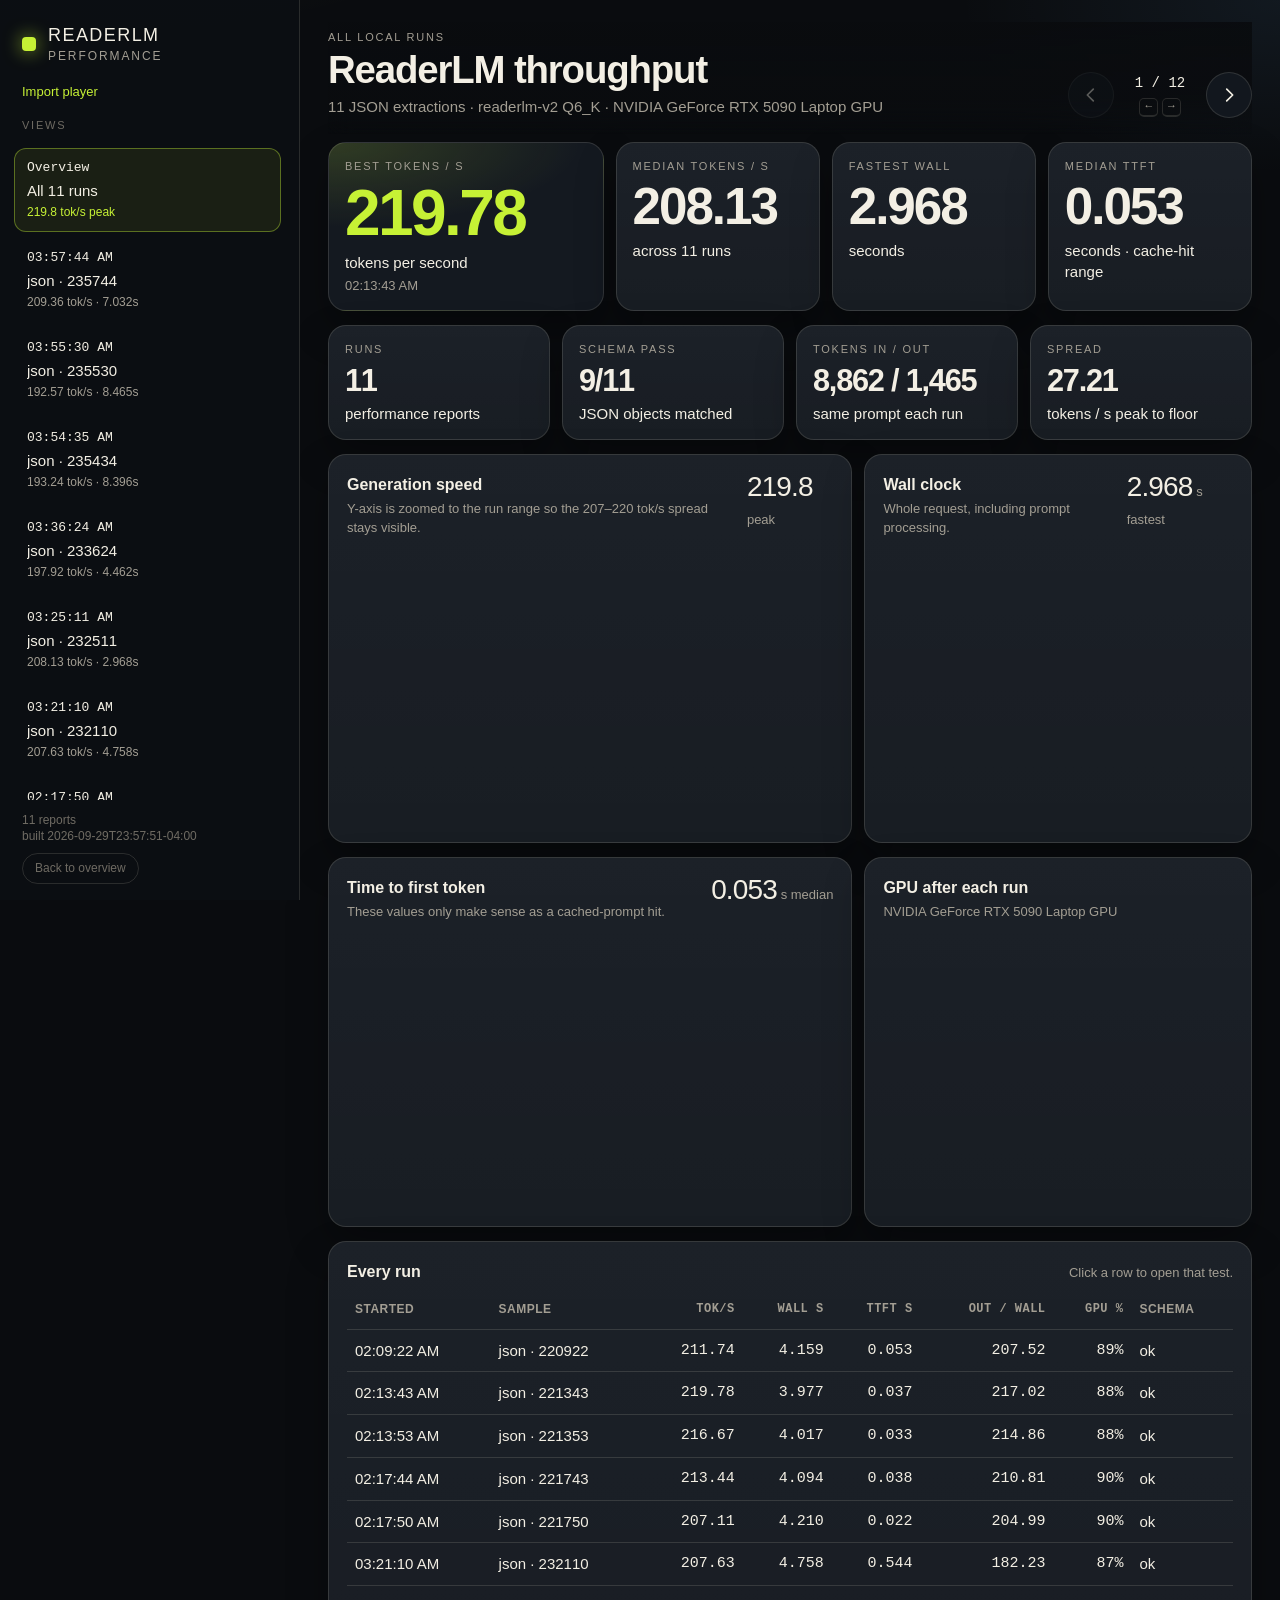
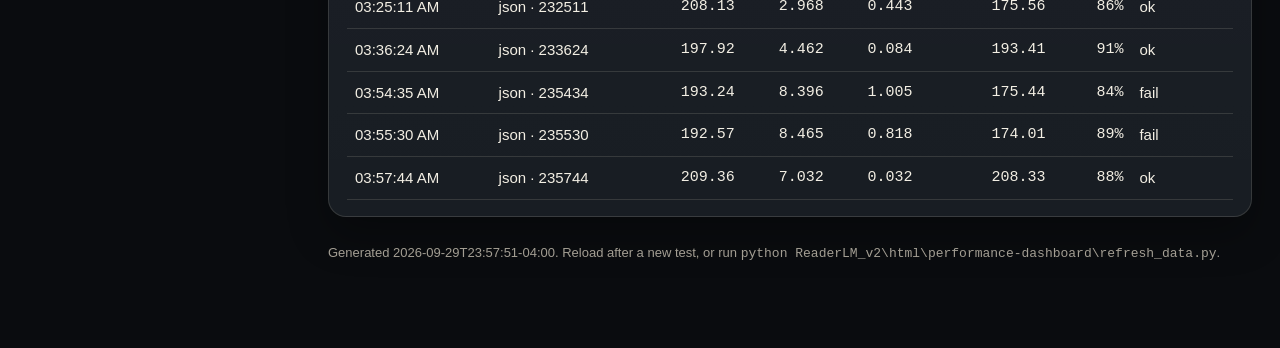
<file: ReaderLM_v2/html/performance-dashboard/index.html>
<!DOCTYPE html>
<html lang="en">
<head>
  <meta charset="utf-8">
  <meta name="viewport" content="width=device-width, initial-scale=1">
  <meta name="color-scheme" content="dark">
  <title>ReaderLM performance</title>
  <link rel="icon" href="data:image/svg+xml,%3Csvg xmlns='http://www.w3.org/2000/svg' viewBox='0 0 16 16'%3E%3Crect fill='%230a0c0f' width='16' height='16'/%3E%3Crect fill='%23c6f135' x='3' y='3' width='10' height='10' rx='2'/%3E%3C/svg%3E">
  <link rel="stylesheet" href="dashboard.css">
</head>
<body>
  <div class="app">
    <aside class="rail">
      <div class="brand">
        <span class="brand-mark" aria-hidden="true"></span>
        <div>
          <div class="brand-name">ReaderLM</div>
          <div class="brand-sub">Performance</div>
        </div>
      </div>
      <a class="rail-jump" href="/players.html">Import player</a>
      <div id="rail-list" class="rail-list" role="tablist" aria-label="Runs"></div>
      <div id="rail-foot" class="rail-foot"></div>
    </aside>
    <main>
      <header class="top">
        <div class="top-copy">
          <div id="kicker" class="kicker"></div>
          <h1 id="title"></h1>
          <p id="subtitle"></p>
        </div>
        <div class="pager" title="Left and right arrow keys cycle overview and each test">
          <button id="prev" type="button" aria-label="Previous view">
            <svg viewBox="0 0 24 24" width="22" height="22" aria-hidden="true"><path d="M14.5 5.5 8 12l6.5 6.5" fill="none" stroke="currentColor" stroke-width="1.8" stroke-linecap="round" stroke-linejoin="round"/></svg>
          </button>
          <div class="pager-readout">
            <div id="pager-count"></div>
            <div class="keyhint"><kbd>←</kbd><kbd>→</kbd></div>
          </div>
          <button id="next" type="button" aria-label="Next view">
            <svg viewBox="0 0 24 24" width="22" height="22" aria-hidden="true"><path d="M9.5 5.5 16 12l-6.5 6.5" fill="none" stroke="currentColor" stroke-width="1.8" stroke-linecap="round" stroke-linejoin="round"/></svg>
          </button>
        </div>
      </header>
      <div id="stage"></div>
    </main>
  </div>
  <div id="tip" class="tip" role="tooltip" hidden></div>
  <script src="runs.js"></script>
  <script src="dashboard.js"></script>
</body>
</html>
</file>
<file: ReaderLM_v2/html/performance-dashboard/dashboard.css>
:root {
  --bg: #0a0c0f;
  --rail: #0c0f14;
  --card: #141920;
  --line: rgba(232, 224, 206, 0.14);
  --text: #f3efe4;
  --muted: #a39e93;
  --dim: #6f6b63;
  --phosphor: #c6f135;
  --phosphor-ink: #10200a;
  --copper: #e7a15a;
  --ice: #79c0ff;
  --rose: #ff8d7a;
  --shadow: 0 18px 40px rgba(0, 0, 0, 0.28);
  color-scheme: dark;
}

* { box-sizing: border-box; }

html, body { margin: 0; min-height: 100%; }

body {
  background:
    radial-gradient(900px 420px at 8% -10%, rgba(198, 241, 53, 0.09), transparent 55%),
    radial-gradient(700px 380px at 100% 0%, rgba(121, 192, 255, 0.07), transparent 46%),
    var(--bg);
  color: var(--text);
  font-family: "Segoe UI", sans-serif;
  font-size: 15px;
  line-height: 1.45;
}

button, input { font: inherit; color: inherit; }

::selection { background: rgba(198, 241, 53, 0.28); }

.app {
  display: grid;
  grid-template-columns: 300px minmax(0, 1fr);
  align-items: start;
  min-height: 100vh;
}

.rail {
  position: sticky;
  top: 0;
  height: 100vh;
  display: flex;
  flex-direction: column;
  padding: 22px 14px 16px;
  background: rgba(12, 15, 20, 0.94);
  border-right: 1px solid var(--line);
}

.brand {
  display: flex;
  gap: 12px;
  align-items: center;
  padding: 0 8px 8px;
}

.brand-mark {
  width: 14px;
  height: 14px;
  border-radius: 4px;
  background: var(--phosphor);
  box-shadow: 0 0 18px rgba(198, 241, 53, 0.7);
}

.brand-name {
  font-family: Bahnschrift, "Segoe UI", sans-serif;
  font-size: 18px;
  letter-spacing: 0.08em;
  text-transform: uppercase;
}

.brand-sub {
  color: var(--muted);
  font-size: 12px;
  letter-spacing: 0.16em;
  text-transform: uppercase;
}

.rail-jump {
  display: inline-block;
  margin: 10px 8px 0;
  color: var(--phosphor);
  font-size: 13px;
  text-decoration: none;
}

.rail-jump:hover { text-decoration: underline; }

.rail-label {
  margin: 16px 8px 8px;
  color: var(--dim);
  font-size: 11px;
  letter-spacing: 0.16em;
  text-transform: uppercase;
}

.rail-list {
  overflow: auto;
  flex: 1;
  display: flex;
  flex-direction: column;
  gap: 6px;
  padding-right: 4px;
}

.rail-item {
  display: block;
  width: 100%;
  text-align: left;
  background: transparent;
  border: 1px solid transparent;
  border-radius: 12px;
  padding: 10px 12px;
  cursor: pointer;
}

.rail-item:hover { background: rgba(255, 255, 255, 0.03); }

.rail-item.active {
  background: rgba(198, 241, 53, 0.08);
  border-color: rgba(198, 241, 53, 0.38);
}

.rail-time {
  font-family: Consolas, "Cascadia Mono", monospace;
  font-size: 13px;
  color: var(--text);
}

.rail-title, .rail-meta {
  white-space: nowrap;
  overflow: hidden;
  text-overflow: ellipsis;
}

.rail-title { margin-top: 2px; }

.rail-meta {
  margin-top: 2px;
  color: var(--muted);
  font-size: 12px;
}

.rail-item.active .rail-meta { color: var(--phosphor); }

.rail-foot {
  padding: 12px 8px 0;
  color: var(--dim);
  font-size: 12px;
  line-height: 1.4;
}

.rail-foot button {
  margin-top: 8px;
  background: transparent;
  border: 1px solid var(--line);
  border-radius: 999px;
  padding: 6px 12px;
  cursor: pointer;
}

.rail-foot button:hover { border-color: var(--phosphor); color: var(--phosphor); }

main {
  min-width: 0;
  padding: 22px 28px 72px;
}

.top {
  position: sticky;
  top: 0;
  z-index: 4;
  display: flex;
  justify-content: space-between;
  gap: 20px;
  align-items: flex-end;
  padding: 8px 0 16px;
  margin-bottom: 8px;
  background: linear-gradient(180deg, rgba(10, 12, 15, 0.96), rgba(10, 12, 15, 0.88) 70%, transparent);
  backdrop-filter: blur(12px);
}

.kicker {
  color: var(--muted);
  font-size: 11px;
  letter-spacing: 0.16em;
  text-transform: uppercase;
}

h1 {
  margin: 4px 0 0;
  font-family: Bahnschrift, "Segoe UI", sans-serif;
  font-size: clamp(28px, 3vw, 40px);
  font-weight: 600;
  letter-spacing: -0.03em;
  line-height: 1.05;
}

#subtitle {
  margin: 6px 0 0;
  color: var(--muted);
}

.pager {
  display: flex;
  align-items: center;
  gap: 10px;
  flex: none;
}

.pager button {
  width: 46px;
  height: 46px;
  border-radius: 50%;
  border: 1px solid var(--line);
  background: #12171e;
  cursor: pointer;
  display: grid;
  place-items: center;
}

.pager button:hover:not(:disabled) {
  border-color: var(--phosphor);
  color: var(--phosphor);
}

.pager button:disabled { opacity: 0.35; cursor: default; }

.pager-readout { text-align: center; min-width: 72px; }

#pager-count {
  font-family: Consolas, "Cascadia Mono", monospace;
  font-size: 14px;
}

.keyhint { margin-top: 4px; display: flex; gap: 4px; justify-content: center; }

kbd {
  font-family: Consolas, monospace;
  font-size: 11px;
  color: var(--muted);
  border: 1px solid var(--line);
  border-bottom-width: 2px;
  border-radius: 5px;
  padding: 0 5px;
}

.layout { display: flex; flex-direction: column; gap: 14px; }

.metrics, .grid-2, .grid-memory {
  display: grid;
  gap: 12px;
}

.metrics { grid-template-columns: 1.35fr 1fr 1fr 1fr; }
.metrics-6 { grid-template-columns: repeat(6, minmax(0, 1fr)); }
.metrics-4 { grid-template-columns: repeat(4, minmax(0, 1fr)); }
.grid-2 { grid-template-columns: 1.15fr 0.85fr; }
.grid-memory { grid-template-columns: 1fr 1fr; }

.card, .metric {
  background:
    linear-gradient(180deg, rgba(255, 255, 255, 0.035), rgba(255, 255, 255, 0.015)),
    var(--card);
  border: 1px solid var(--line);
  border-radius: 18px;
  box-shadow: var(--shadow);
}

.card { padding: 18px 18px 16px; }

.metric {
  padding: 16px 16px 14px;
  text-align: left;
}

button.metric { cursor: pointer; width: 100%; }
button.metric:hover { border-color: rgba(198, 241, 53, 0.45); }

.metric-primary {
  background:
    radial-gradient(420px 140px at 0% 0%, rgba(198, 241, 53, 0.16), transparent 60%),
    var(--card);
}

.metric-value {
  margin-top: 8px;
  font-family: Bahnschrift, "Segoe UI", sans-serif;
  font-variant-numeric: tabular-nums;
  font-size: clamp(32px, 4vw, 56px);
  font-weight: 600;
  letter-spacing: -0.04em;
  line-height: 0.95;
}

.metric-primary .metric-value { color: var(--phosphor); font-size: clamp(40px, 5vw, 68px); }

.metric-unit { margin-top: 8px; color: var(--text); }

.metric-note { margin-top: 4px; color: var(--muted); font-size: 13px; min-height: 1.2em; }

.metric-sm .metric-value { font-size: clamp(26px, 2.4vw, 34px); color: var(--text); }

.card-head {
  display: flex;
  justify-content: space-between;
  gap: 12px;
  align-items: flex-start;
  margin-bottom: 8px;
}

.card-stat {
  font-family: Bahnschrift, "Segoe UI", sans-serif;
  font-variant-numeric: tabular-nums;
  font-size: 28px;
  letter-spacing: -0.03em;
  line-height: 1;
}

.card-stat span, .card-note { color: var(--muted); font-size: 13px; font-family: "Segoe UI", sans-serif; letter-spacing: 0; }

.card-note { margin-top: 4px; }

h2 {
  margin: 0;
  font-size: 16px;
  font-weight: 600;
}

.chips { display: flex; flex-wrap: wrap; gap: 8px; }

.chip {
  border: 1px solid var(--line);
  border-radius: 999px;
  padding: 4px 10px;
  color: var(--muted);
  font-size: 12px;
  letter-spacing: 0.04em;
  text-transform: uppercase;
}

.chip.good { color: var(--phosphor); border-color: rgba(198, 241, 53, 0.4); }
.chip.warn { color: var(--copper); border-color: rgba(231, 161, 90, 0.5); }
.chip.bad { color: var(--rose); border-color: rgba(255, 141, 122, 0.5); }

.banner {
  border-radius: 14px;
  padding: 12px 14px;
  border: 1px solid rgba(231, 161, 90, 0.45);
  background: rgba(231, 161, 90, 0.08);
  color: #f3d7b4;
}

.banner.bad {
  border-color: rgba(255, 141, 122, 0.5);
  background: rgba(255, 141, 122, 0.08);
  color: #ffd0c8;
}

canvas.chart { width: 100%; height: 280px; display: block; }
canvas.donut { width: 100%; height: 240px; display: block; }

.donut-wrap {
  display: grid;
  grid-template-columns: minmax(0, 1fr) minmax(140px, 180px);
  gap: 8px;
  align-items: center;
}

.legend { list-style: none; margin: 0; padding: 0; display: flex; flex-direction: column; gap: 10px; }
.legend li { display: flex; justify-content: space-between; gap: 10px; }
.swatch { display: inline-block; width: 9px; height: 9px; border-radius: 50%; margin-right: 8px; }
.legend b { font-weight: 600; font-variant-numeric: tabular-nums; }

.stack-bar {
  display: flex;
  height: 28px;
  border-radius: 999px;
  overflow: hidden;
  background: rgba(255, 255, 255, 0.04);
  margin: 14px 0 10px;
}

.stack-seg { height: 100%; width: 0; transition: width 700ms cubic-bezier(.2, .8, .2, 1); }
.stack-seg.ttft { background: var(--copper); }
.stack-seg.decode { background: var(--phosphor); }
.stack-seg.other { background: var(--ice); }

.stack-legend { display: flex; flex-wrap: wrap; gap: 14px; color: var(--muted); font-size: 13px; }
.stack-legend strong { color: var(--text); font-variant-numeric: tabular-nums; }

.context-track {
  margin-top: 14px;
  height: 22px;
  border-radius: 999px;
  background: rgba(255, 255, 255, 0.05);
  overflow: hidden;
}

.context-fill {
  height: 100%;
  width: 0;
  border-radius: inherit;
  background: linear-gradient(90deg, var(--ice), var(--phosphor));
  transition: width 700ms cubic-bezier(.2, .8, .2, 1);
}

.context-scale {
  display: flex;
  justify-content: space-between;
  margin-top: 8px;
  color: var(--muted);
  font-family: Consolas, monospace;
  font-size: 12px;
}

.meter { margin-top: 14px; }
.meter-top, .meter-row { display: grid; grid-template-columns: 72px 1fr auto; gap: 10px; align-items: center; }
.meter-top { grid-template-columns: 1fr auto; margin-bottom: 6px; }
.meter-tag { color: var(--dim); font-size: 12px; }
.meter-track { height: 10px; border-radius: 999px; background: rgba(255, 255, 255, 0.05); overflow: hidden; }
.meter-fill { height: 100%; width: 0; border-radius: inherit; transition: width 700ms cubic-bezier(.2, .8, .2, 1); }
.meter-fill.before { background: var(--copper); }
.meter-fill.after { background: var(--phosphor); }
.meter-val, .delta { font-variant-numeric: tabular-nums; font-family: Consolas, monospace; font-size: 12px; }
.delta { color: var(--muted); }

.util-figure { display: flex; gap: 28px; align-items: flex-end; margin: 8px 0 12px; }
.util-num {
  font-family: Bahnschrift, "Segoe UI", sans-serif;
  font-size: 64px;
  letter-spacing: -0.04em;
  line-height: 0.9;
  color: var(--phosphor);
}
.util-num.dim { color: var(--muted); font-size: 40px; }
.util-num span { font-size: 0.45em; margin-left: 2px; }
.util-track { position: relative; height: 16px; border-radius: 999px; background: rgba(255, 255, 255, 0.06); margin-top: 8px; }
.util-fill { position: absolute; inset: 0 auto 0 0; width: 0; border-radius: inherit; background: var(--phosphor); transition: width 700ms cubic-bezier(.2, .8, .2, 1); }
.util-marker {
  position: absolute;
  top: -4px;
  width: 2px;
  height: 24px;
  background: var(--copper);
}

.proc { display: grid; grid-template-columns: 72px 1fr 72px; gap: 10px; align-items: center; margin-top: 8px; }
.proc-pid { font-family: Consolas, monospace; font-size: 13px; }
.proc-row { display: grid; grid-template-columns: 1fr 64px; gap: 8px; align-items: center; margin: 3px 0; }
.proc-track { height: 7px; border-radius: 999px; background: rgba(255, 255, 255, 0.05); }
.proc-fill { height: 100%; width: 0; border-radius: inherit; transition: width 700ms cubic-bezier(.2, .8, .2, 1); }
.proc-fill.before { background: var(--copper); }
.proc-fill.after { background: var(--phosphor); }
.proc-val, .proc-delta { font-family: Consolas, monospace; font-size: 12px; text-align: right; font-variant-numeric: tabular-nums; }
.proc-delta { color: var(--muted); }
.legend-inline { display: flex; gap: 16px; color: var(--muted); font-size: 12px; }

.insights { margin: 8px 0 0; padding: 0; list-style: none; }
.insights li { padding: 10px 0; border-top: 1px solid var(--line); }

.kv { display: grid; grid-template-columns: 1fr 1fr; gap: 18px 28px; }
.kv dl { margin: 8px 0 0; display: grid; grid-template-columns: 140px 1fr; gap: 6px 12px; }
.kv dt { color: var(--muted); }
.kv dd { margin: 0; font-variant-numeric: tabular-nums; }

.table-wrap { overflow-x: auto; }
table { width: 100%; border-collapse: collapse; font-variant-numeric: tabular-nums; }
th, td { padding: 10px 8px; border-bottom: 1px solid var(--line); text-align: left; white-space: nowrap; }
th { color: var(--muted); font-size: 12px; font-weight: 600; letter-spacing: 0.04em; text-transform: uppercase; }
td.num, th.num { text-align: right; font-family: Consolas, monospace; }
tr[data-go] { cursor: pointer; }
tr[data-go]:hover td { background: rgba(198, 241, 53, 0.05); }

.sources { color: var(--muted); font-size: 13px; }
.sources a { color: var(--ice); }

.tip {
  position: fixed;
  z-index: 20;
  pointer-events: none;
  max-width: 280px;
  padding: 8px 10px;
  border-radius: 10px;
  background: #1c2430;
  border: 1px solid var(--line);
  color: var(--text);
  font-size: 13px;
  box-shadow: var(--shadow);
}

.empty { padding: 28px 8px; color: var(--muted); max-width: 62ch; }
.empty code { color: var(--text); }

:focus-visible { outline: 2px solid var(--phosphor); outline-offset: 2px; }

@media (prefers-reduced-motion: reduce) {
  .stack-seg, .context-fill, .meter-fill, .util-fill, .proc-fill { transition: none; }
}

@media (max-width: 1180px) {
  .metrics, .metrics-6 { grid-template-columns: repeat(3, minmax(0, 1fr)); }
}

@media (max-width: 960px) {
  .app { grid-template-columns: 1fr; }
  .rail {
    position: sticky;
    top: 0;
    z-index: 6;
    height: auto;
    border-right: 0;
    border-bottom: 1px solid var(--line);
  }
  .rail-list { flex-direction: row; overflow-x: auto; margin-top: 10px; }
  .rail-item { min-width: 200px; }
  .rail-foot { display: none; }
  .top { position: static; flex-wrap: wrap; }
  .grid-2, .grid-memory, .donut-wrap, .kv { grid-template-columns: 1fr; }
  main { padding: 16px 16px 48px; }
}

@media (max-width: 720px) {
  .metrics, .metrics-6, .metrics-4 { grid-template-columns: 1fr 1fr; }
  .util-num { font-size: 48px; }
}
</file>
